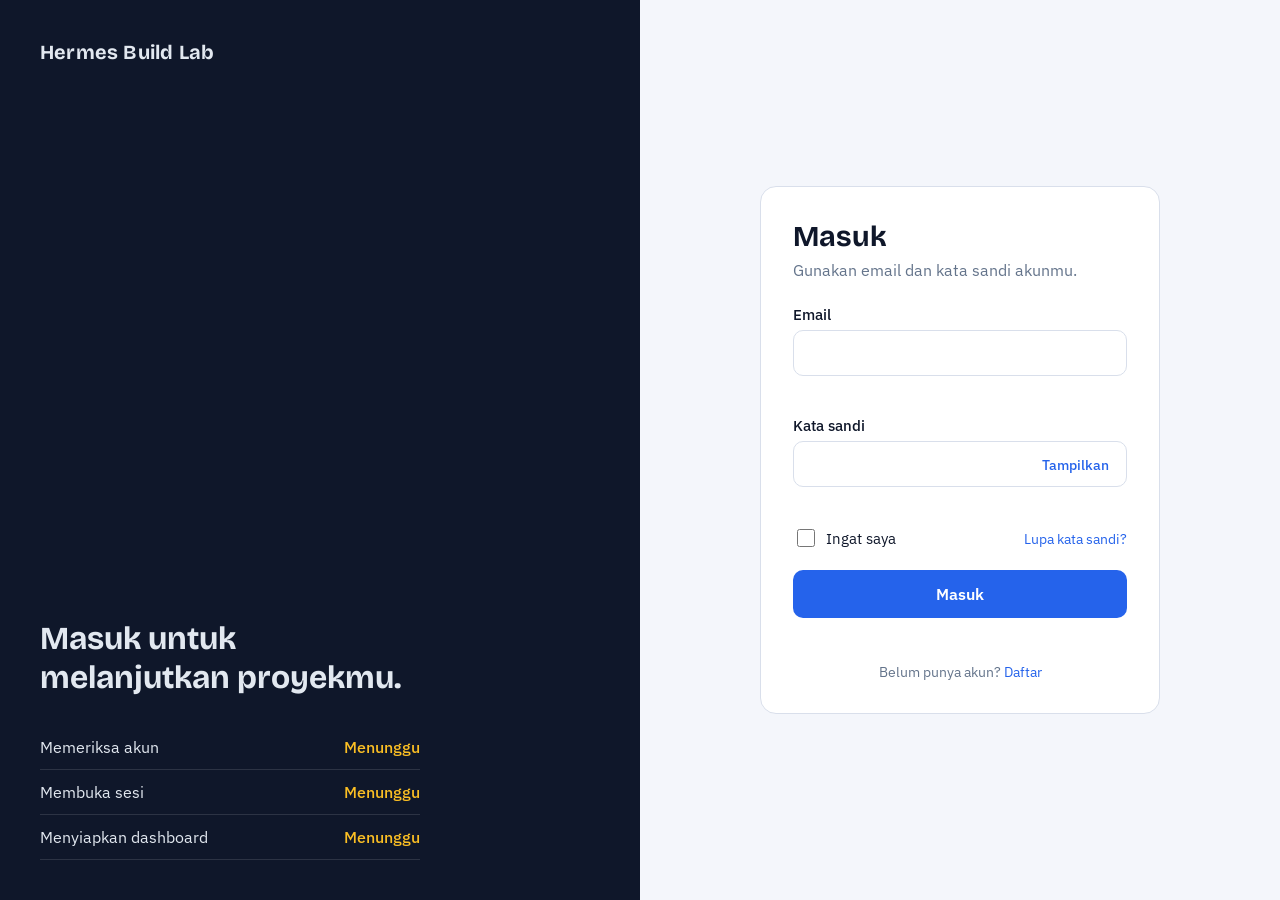
<file: docs/index.html>
<!doctype html>
<html lang="id">
<head>
<meta charset="UTF-8">
<meta name="viewport" content="width=device-width, initial-scale=1">
<title>Masuk | Hermes Build Lab</title>
<link rel="preconnect" href="https://fonts.googleapis.com">
<link rel="preconnect" href="https://fonts.gstatic.com" crossorigin>
<link href="https://fonts.googleapis.com/css2?family=Bricolage+Grotesque:wght@600;700&family=IBM+Plex+Sans:wght@400;500&display=swap" rel="stylesheet">
<style>
:root {
  --bg: #f4f6fb;
  --panel: #ffffff;
  --text: #0f172a;
  --muted: #64748b;
  --line: #d9dfeb;
  --accent: #2563eb;
  --accent-text: #ffffff;
  --danger: #dc2626;
  --ok: #16a34a;
  --brand-bg: #0f172a;
  --brand-text: #e2e8f0;
  --warn: #fbbf24;
}
@media (prefers-color-scheme: dark) {
  :root {
    --bg: #0b1020;
    --panel: #121a2e;
    --text: #e8edf7;
    --muted: #94a3b8;
    --line: #26314d;
    --accent: #3b82f6;
    --brand-bg: #070b17;
  }
}
* { box-sizing: border-box; }
html, body { height: 100%; }
body {
  margin: 0;
  font-family: "IBM Plex Sans", system-ui, -apple-system, "Segoe UI", sans-serif;
  background: var(--bg);
  color: var(--text);
}
h1, h2, .logo { font-family: "Bricolage Grotesque", system-ui, sans-serif; }

.layout { display: grid; grid-template-columns: 1fr 1fr; min-height: 100%; }

/* Sisi kiri */
.brand {
  background: var(--brand-bg);
  color: var(--brand-text);
  padding: 40px;
  display: flex;
  flex-direction: column;
  justify-content: space-between;
}
.logo { margin: 0; font-size: 1.25rem; font-weight: 700; letter-spacing: .01em; }
.brand-body h2 { font-size: 2rem; line-height: 1.2; margin: 0 0 28px; max-width: 18ch; }
#steps { list-style: none; margin: 0; padding: 0; max-width: 380px; }
#steps li {
  display: flex;
  justify-content: space-between;
  gap: 12px;
  padding: 12px 0;
  border-bottom: 1px solid rgba(255,255,255,.12);
}
.status { color: var(--warn); font-weight: 500; }
.status.done { color: #4ade80; }

/* Sisi kanan */
.panel { display: flex; align-items: center; justify-content: center; padding: 32px 20px; }
form {
  width: 100%;
  max-width: 400px;
  background: var(--panel);
  border: 1px solid var(--line);
  border-radius: 16px;
  padding: 32px;
}
form h1 { margin: 0 0 6px; font-size: 1.8rem; }
.sub { margin: 0 0 24px; color: var(--muted); }

.field { margin-bottom: 18px; }
label { display: block; font-weight: 500; margin-bottom: 6px; font-size: .95rem; }
input[type="email"], input[type="password"], input[type="text"] {
  width: 100%;
  min-height: 46px;
  padding: 10px 14px;
  font: inherit;
  color: var(--text);
  background: transparent;
  border: 1px solid var(--line);
  border-radius: 10px;
}
input:focus-visible, button:focus-visible, a:focus-visible {
  outline: 3px solid color-mix(in srgb, var(--accent) 45%, transparent);
  outline-offset: 2px;
}
input.invalid { border-color: var(--danger); }
.error { color: var(--danger); font-size: .85rem; min-height: 1.1em; margin: 6px 0 0; }

.pw { position: relative; }
.pw input { padding-right: 96px; }
#togglePw {
  position: absolute;
  right: 6px;
  top: 6px;
  min-height: 34px;
  padding: 0 12px;
  background: transparent;
  color: var(--accent);
  border: 0;
  border-radius: 8px;
  font: inherit;
  font-size: .9rem;
  font-weight: 500;
  cursor: pointer;
}

.row {
  display: flex;
  justify-content: space-between;
  align-items: center;
  gap: 12px;
  flex-wrap: wrap;
  margin-bottom: 20px;
  font-size: .9rem;
}
.check { display: flex; align-items: center; gap: 8px; margin: 0; font-weight: 400; }
.check input { width: 18px; height: 18px; }
a { color: var(--accent); text-decoration: none; }
a:hover { text-decoration: underline; }

#loginButton {
  width: 100%;
  min-height: 48px;
  background: var(--accent);
  color: var(--accent-text);
  border: 0;
  border-radius: 10px;
  font: inherit;
  font-weight: 600;
  font-size: 1rem;
  cursor: pointer;
}
#loginButton:disabled { opacity: .6; cursor: wait; }
.formMsg { min-height: 1.2em; margin: 14px 0 0; text-align: center; font-size: .9rem; }
.formMsg.ok { color: var(--ok); }
.formMsg.bad { color: var(--danger); }
.alt { text-align: center; margin: 12px 0 0; color: var(--muted); font-size: .9rem; }

/* Ponsel */
@media (max-width: 720px) {
  .layout { grid-template-columns: 1fr; }
  .brand { padding: 24px 20px; gap: 20px; }
  .brand-body h2 { font-size: 1.4rem; margin-bottom: 16px; }
  form { padding: 24px 20px; }
}
</style>
</head>
<body>
<div class="layout">
  <aside class="brand">
    <p class="logo">Hermes Build Lab</p>
    <div class="brand-body">
      <h2>Masuk untuk melanjutkan proyekmu.</h2>
      <ol id="steps" aria-live="polite">
        <li data-step>Memeriksa akun <span class="status">Menunggu</span></li>
        <li data-step>Membuka sesi <span class="status">Menunggu</span></li>
        <li data-step>Menyiapkan dashboard <span class="status">Menunggu</span></li>
      </ol>
    </div>
  </aside>

  <main class="panel">
    <form id="loginForm" novalidate>
      <h1>Masuk</h1>
      <p class="sub">Gunakan email dan kata sandi akunmu.</p>

      <div class="field">
        <label for="email">Email</label>
        <input id="email" name="email" type="email" autocomplete="email" required>
        <p class="error" id="emailError" role="alert"></p>
      </div>

      <div class="field">
        <label for="password">Kata sandi</label>
        <div class="pw">
          <input id="password" name="password" type="password" autocomplete="current-password" minlength="6" required>
          <button type="button" id="togglePw" aria-label="Tampilkan kata sandi" aria-pressed="false">Tampilkan</button>
        </div>
        <p class="error" id="passwordError" role="alert"></p>
      </div>

      <div class="row">
        <label class="check"><input type="checkbox" name="remember"> Ingat saya</label>
        <a href="#">Lupa kata sandi?</a>
      </div>

      <button type="submit" id="loginButton">Masuk</button>
      <p class="formMsg" id="formMsg" role="status"></p>
      <p class="alt">Belum punya akun? <a href="#">Daftar</a></p>
    </form>
  </main>
</div>

<script>
const form = document.querySelector("#loginForm");
const email = document.querySelector("#email");
const password = document.querySelector("#password");
const emailError = document.querySelector("#emailError");
const passwordError = document.querySelector("#passwordError");
const formMsg = document.querySelector("#formMsg");
const loginButton = document.querySelector("#loginButton");
const togglePw = document.querySelector("#togglePw");
const steps = [...document.querySelectorAll("[data-step]")];

const wait = (ms) => new Promise((resolve) => setTimeout(resolve, ms));

function resetSteps() {
  steps.forEach((item) => {
    const s = item.querySelector(".status");
    s.textContent = "Menunggu";
    s.classList.remove("done");
  });
}

function validate() {
  let ok = true;
  emailError.textContent = "";
  passwordError.textContent = "";
  email.classList.remove("invalid");
  password.classList.remove("invalid");

  if (!email.value.trim()) {
    emailError.textContent = "Email wajib diisi.";
    email.classList.add("invalid");
    ok = false;
  } else if (!/^[^\s@]+@[^\s@]+\.[^\s@]+$/.test(email.value.trim())) {
    emailError.textContent = "Format email tidak valid.";
    email.classList.add("invalid");
    ok = false;
  }

  if (!password.value) {
    passwordError.textContent = "Kata sandi wajib diisi.";
    password.classList.add("invalid");
    ok = false;
  } else if (password.value.length < 6) {
    passwordError.textContent = "Kata sandi minimal 6 karakter.";
    password.classList.add("invalid");
    ok = false;
  }
  return ok;
}

togglePw.addEventListener("click", () => {
  const show = password.type === "password";
  password.type = show ? "text" : "password";
  togglePw.textContent = show ? "Sembunyikan" : "Tampilkan";
  togglePw.setAttribute("aria-pressed", String(show));
  togglePw.setAttribute("aria-label", show ? "Sembunyikan kata sandi" : "Tampilkan kata sandi");
});

form.addEventListener("submit", async (event) => {
  event.preventDefault();
  formMsg.textContent = "";
  formMsg.className = "formMsg";
  resetSteps();

  if (!validate()) {
    formMsg.textContent = "Periksa kembali isian yang ditandai.";
    formMsg.classList.add("bad");
    return;
  }

  loginButton.disabled = true;
  loginButton.textContent = "Memproses…";

  // Simulasi proses masuk (tanpa server)
  for (const item of steps) {
    const s = item.querySelector(".status");
    s.textContent = "Diproses";
    await wait(700);
    s.textContent = "Selesai";
    s.classList.add("done");
  }

  formMsg.textContent = "Berhasil masuk (simulasi).";
  formMsg.classList.add("ok");
  loginButton.disabled = false;
  loginButton.textContent = "Masuk";
});
</script>
</body>
</html>
</file>
